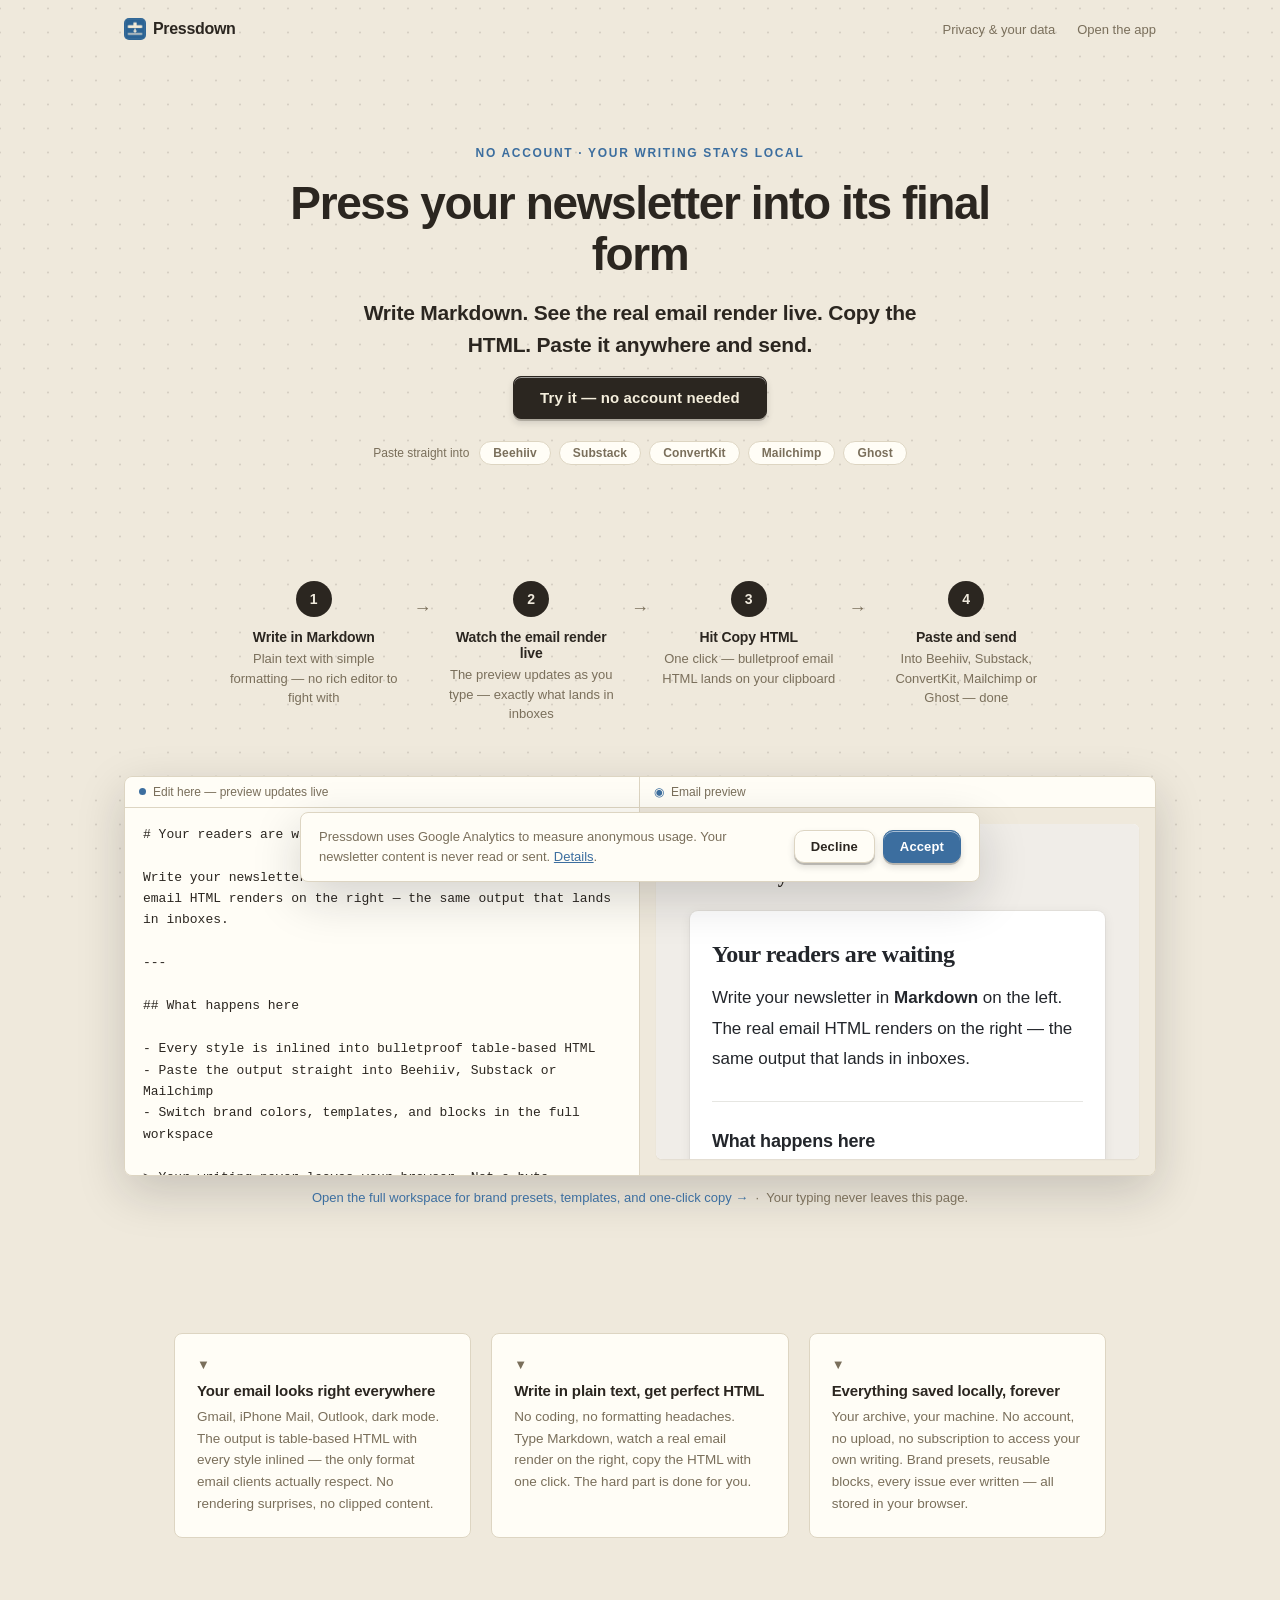
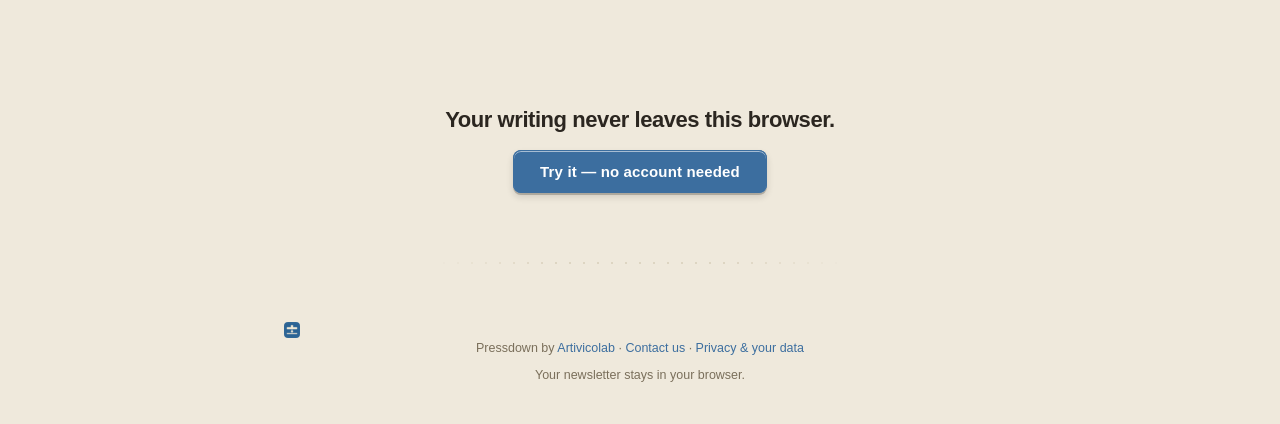
<file: index.html>
<!doctype html>
<html lang="en">
<head>
<meta charset="utf-8">
<meta name="viewport" content="width=device-width,initial-scale=1">
<title>Pressdown — press your newsletter into its final form</title>
<meta name="description" content="A no-account newsletter workspace. Write Markdown, see a pixel-accurate email preview, copy bulletproof HTML into any platform. Your newsletter content stays in your browser — never uploaded.">

<!-- SEO / social -->
<link rel="canonical" href="https://pressdown.artivicolab.com/">
<meta name="robots" content="index,follow">
<meta name="theme-color" content="#efe9dc">
<meta name="author" content="Pressdown">
<meta name="keywords" content="newsletter, markdown, email, substack, beehiiv, convertkit, mailchimp, ghost, email html, newsletter editor">
<link rel="icon" type="image/png" sizes="32x32" href="favicon-32x32.png">
<link rel="icon" type="image/png" sizes="96x96" href="favicon-96x96.png">
<link rel="icon" type="image/png" sizes="16x16" href="favicon-16x16.png">
<link rel="shortcut icon" href="favicon.ico">
<link rel="apple-touch-icon" sizes="180x180" href="apple-icon-180x180.png">
<link rel="apple-touch-icon" sizes="152x152" href="apple-icon-152x152.png">
<link rel="apple-touch-icon" sizes="120x120" href="apple-icon-120x120.png">
<link rel="apple-touch-icon" sizes="76x76" href="apple-icon-76x76.png">
<link rel="manifest" href="manifest.json">
<meta name="msapplication-TileColor" content="#3C6E9F">
<meta name="msapplication-TileImage" content="ms-icon-144x144.png">
<meta name="msapplication-config" content="browserconfig.xml">

<meta property="og:type" content="website">
<meta property="og:site_name" content="Pressdown">
<meta property="og:title" content="Pressdown — press your newsletter into its final form">
<meta property="og:description" content="Write Markdown, see a pixel-accurate email preview, copy bulletproof HTML into any platform. No account — your writing stays in your browser.">
<meta property="og:url" content="https://pressdown.artivicolab.com/">
<meta property="og:image" content="https://pressdown.artivicolab.com/og.png">
<meta property="og:image:width" content="1731">
<meta property="og:image:height" content="909">
<meta property="og:image:alt" content="Pressdown — press your newsletter into its final form">
<meta name="twitter:card" content="summary_large_image">
<meta name="twitter:title" content="Pressdown — press your newsletter into its final form">
<meta name="twitter:description" content="Write Markdown, see a pixel-accurate email preview, copy bulletproof HTML. No account — your writing stays in your browser.">
<meta name="twitter:image" content="https://pressdown.artivicolab.com/og.png">

<script type="application/ld+json">
{
  "@context": "https://schema.org",
  "@type": "WebApplication",
  "name": "Pressdown",
  "url": "https://pressdown.artivicolab.com/",
  "applicationCategory": "BusinessApplication",
  "operatingSystem": "Any (web browser)",
  "description": "A no-account newsletter workspace. Write Markdown, see a pixel-accurate email preview, and copy bulletproof HTML into Substack, Beehiiv, ConvertKit, Mailchimp or Ghost. Content stays in the browser and is never uploaded.",
  "offers": { "@type": "Offer", "price": "0", "priceCurrency": "USD" },
  "browserRequirements": "Requires JavaScript."
}
</script>

<link rel="stylesheet" href="css/style.css">
<script>
  // Pre-paint theme (light/dark app chrome) to avoid a flash.
  try {
    var d = localStorage.getItem('pressdown_chrome');
    if (d) document.documentElement.setAttribute('data-chrome', d);
  } catch (e) {}
</script>
<script src="js/analytics.js"></script>
</head>
<body class="landing">

<canvas id="stars" class="stars" aria-hidden="true"></canvas>

<nav class="land-nav">
  <a class="logo" href="index.html" aria-label="Pressdown home">
    <img class="logo-img" src="favicon-96x96.png" alt="" width="22" height="22"> Pressdown
  </a>
  <div class="nav-links">
    <a href="privacy.html">Privacy &amp; your data</a>
    <a href="app.html">Open the app</a>
  </div>
</nav>

<header class="land-hero">
  <p class="land-kicker">No account · your writing stays local</p>
  <h1>Press your newsletter into its final form</h1>
  <p class="land-lead">Write Markdown. See the real email render live.
  Copy the HTML. Paste it anywhere and send.</p>
  <div class="land-cta">
    <a class="btn btn-primary btn-lg" href="app.html">Try it — no account needed</a>
  </div>
  <div class="platform-strip">
    <span class="platform-label">Paste straight into</span>
    <span class="platform-pill">Beehiiv</span>
    <span class="platform-pill">Substack</span>
    <span class="platform-pill">ConvertKit</span>
    <span class="platform-pill">Mailchimp</span>
    <span class="platform-pill">Ghost</span>
  </div>
</header>

<section class="land-steps">
  <div class="step">
    <div class="step-num">1</div>
    <div class="step-body">
      <strong>Write in Markdown</strong>
      <span>Plain text with simple formatting — no rich editor to fight with</span>
    </div>
  </div>
  <div class="step-arrow">→</div>
  <div class="step">
    <div class="step-num">2</div>
    <div class="step-body">
      <strong>Watch the email render live</strong>
      <span>The preview updates as you type — exactly what lands in inboxes</span>
    </div>
  </div>
  <div class="step-arrow">→</div>
  <div class="step">
    <div class="step-num">3</div>
    <div class="step-body">
      <strong>Hit Copy HTML</strong>
      <span>One click — bulletproof email HTML lands on your clipboard</span>
    </div>
  </div>
  <div class="step-arrow">→</div>
  <div class="step">
    <div class="step-num">4</div>
    <div class="step-body">
      <strong>Paste and send</strong>
      <span>Into Beehiiv, Substack, ConvertKit, Mailchimp or Ghost — done</span>
    </div>
  </div>
</section>

<section class="land-demo">
  <div class="demo-wrap">
    <div class="demo-ed">
      <div class="demo-bar"><span class="dot"></span> Edit here — preview updates live</div>
      <textarea id="demoMd" class="demo-textarea" spellcheck="false" aria-label="Type Markdown here"></textarea>
    </div>
    <div class="demo-pv">
      <div class="demo-bar"><span class="eye">◉</span> Email preview</div>
      <div class="demo-stage">
        <iframe id="demoFrame" title="Email preview" sandbox="allow-same-origin"></iframe>
      </div>
    </div>
  </div>
  <p class="demo-note"><a href="app.html">Open the full workspace for brand presets, templates, and one-click copy →</a> &nbsp;·&nbsp; Your typing never leaves this page.</p>
</section>

<section class="land-features">
  <div class="feat">
    <span class="feat-mark">▼</span>
    <h3>Your email looks right everywhere</h3>
    <p>Gmail, iPhone Mail, Outlook, dark mode. The output is table-based HTML
    with every style inlined — the only format email clients actually respect.
    No rendering surprises, no clipped content.</p>
  </div>
  <div class="feat">
    <span class="feat-mark">▼</span>
    <h3>Write in plain text, get perfect HTML</h3>
    <p>No coding, no formatting headaches. Type Markdown, watch a real email
    render on the right, copy the HTML with one click. The hard part is done
    for you.</p>
  </div>
  <div class="feat">
    <span class="feat-mark">▼</span>
    <h3>Everything saved locally, forever</h3>
    <p>Your archive, your machine. No account, no upload, no subscription to
    access your own writing. Brand presets, reusable blocks, every issue
    ever written — all stored in your browser.</p>
  </div>
</section>

<section class="land-close">
  <p class="land-close-line">Your writing never leaves this browser.</p>
  <a class="btn btn-primary btn-lg" href="app.html">Try it — no account needed</a>
</section>

<footer class="land-foot">
  <img class="logo-img foot" src="favicon-96x96.png" alt="" width="16" height="16"> Pressdown by
  <a href="https://artivicolab.com" target="_blank" rel="noopener">Artivicolab</a>
  · <a id="contact" href="#">Contact us</a>
  · <a href="privacy.html">Privacy &amp; your data</a>
  <div style="margin-top:6px">Your newsletter stays in your browser.</div>
</footer>

<script>
  // Contact address assembled at runtime so it is never in static HTML
  // (anti-scrape). Generic link text only — see the email-protection rule.
  (function () {
    var a = document.getElementById('contact');
    if (a) a.href = 'mailto:' + ['artivicolab', 'gmail.com'].join('@');
  })();
</script>
<script src="js/landing.js" defer></script>
<script src="js/vendor/marked.min.js"></script>
<script type="module">
import { compile } from './js/compiler.js';

const DEMO_BRAND = {
  name: 'The Weekly', logo: '', accent: '#3C6E9F', ink: '#2b2620', font: 'sans',
  footerLinks: [{ label: 'Unsubscribe', url: '#' }],
  unsubUrl: '#', address: '', preheader: '', sponsor: '',
};

const DEMO_MD = `# Your readers are waiting

Write your newsletter in **Markdown** on the left. The real email HTML renders on the right — the same output that lands in inboxes.

---

## What happens here

- Every style is inlined into bulletproof table-based HTML
- Paste the output straight into Beehiiv, Substack or Mailchimp
- Switch brand colors, templates, and blocks in the full workspace

> Your writing never leaves your browser. Not a byte.

[Open the full workspace →](app.html)
`;

const debounce = (fn, ms) => { let t; return (...a) => { clearTimeout(t); t = setTimeout(() => fn(...a), ms); }; };

const ta = document.getElementById('demoMd');
const frame = document.getElementById('demoFrame');

if (ta && frame) {
  ta.value = DEMO_MD;
  function render() {
    try {
      const out = compile(ta.value, DEMO_BRAND, 'single');
      const doc = frame.contentDocument;
      doc.open(); doc.write(out.html); doc.close();
    } catch {}
  }
  render();
  ta.addEventListener('input', debounce(render, 150));
}
</script>

</body>
</html>
</file>
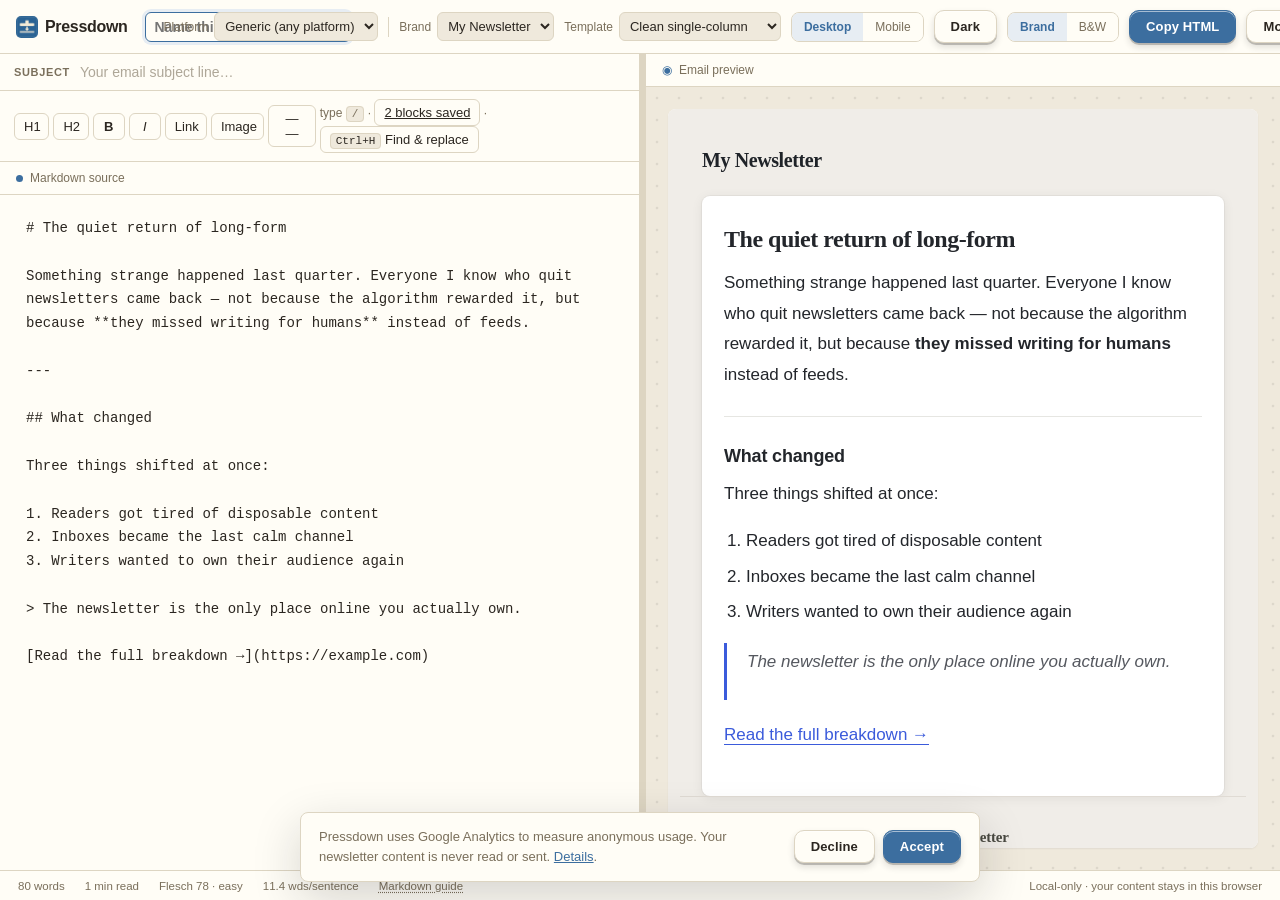
<file: app.html>
<!doctype html>
<html lang="en">
<head>
<meta charset="utf-8">
<meta name="viewport" content="width=device-width,initial-scale=1">
<title>Pressdown — press your newsletter into its final form</title>
<meta name="description" content="Write your newsletter in Markdown, see a pixel-accurate email preview, copy bulletproof HTML into any platform. No account — your newsletter content stays in your browser.">

<!-- SEO / social -->
<link rel="canonical" href="https://pressdown.artivicolab.com/app.html">
<meta name="robots" content="index,follow">
<meta name="theme-color" content="#efe9dc">
<link rel="icon" type="image/png" sizes="32x32" href="favicon-32x32.png">
<link rel="icon" type="image/png" sizes="96x96" href="favicon-96x96.png">
<link rel="icon" type="image/png" sizes="16x16" href="favicon-16x16.png">
<link rel="shortcut icon" href="favicon.ico">
<link rel="apple-touch-icon" sizes="180x180" href="apple-icon-180x180.png">
<link rel="apple-touch-icon" sizes="152x152" href="apple-icon-152x152.png">
<link rel="apple-touch-icon" sizes="120x120" href="apple-icon-120x120.png">
<link rel="apple-touch-icon" sizes="76x76" href="apple-icon-76x76.png">
<link rel="manifest" href="manifest.json">
<meta name="msapplication-TileColor" content="#3C6E9F">
<meta name="msapplication-TileImage" content="ms-icon-144x144.png">
<meta name="msapplication-config" content="browserconfig.xml">

<meta property="og:type" content="website">
<meta property="og:site_name" content="Pressdown">
<meta property="og:title" content="Pressdown — the newsletter workspace">
<meta property="og:description" content="Write Markdown, see a pixel-accurate email preview, copy bulletproof HTML into any platform. No account — your writing stays in your browser.">
<meta property="og:url" content="https://pressdown.artivicolab.com/app.html">
<meta property="og:image" content="https://pressdown.artivicolab.com/og.png">
<meta property="og:image:width" content="1731">
<meta property="og:image:height" content="909">
<meta property="og:image:alt" content="Pressdown — press your newsletter into its final form">
<meta name="twitter:card" content="summary_large_image">
<meta name="twitter:title" content="Pressdown — the newsletter workspace">
<meta name="twitter:description" content="Write Markdown, see a pixel-accurate email preview, copy bulletproof HTML. No account — your writing stays in your browser.">
<meta name="twitter:image" content="https://pressdown.artivicolab.com/og.png">

<link rel="stylesheet" href="css/style.css">
<script>
  // Pre-paint theme (light/dark app chrome) to avoid a flash.
  try {
    var d = localStorage.getItem('pressdown_chrome');
    if (d) document.documentElement.setAttribute('data-chrome', d);
  } catch (e) {}
</script>
<script src="js/analytics.js"></script>
</head>
<body>

<noscript>
  <div style="max-width:520px;margin:18vh auto;padding:0 24px;text-align:center;font-family:-apple-system,BlinkMacSystemFont,'Segoe UI',Roboto,Helvetica,Arial,sans-serif">
    <div style="color:#3C6E9F;font-size:30px">▼</div>
    <h1 style="font-size:22px;letter-spacing:-.02em;margin:14px 0 8px">Pressdown needs JavaScript</h1>
    <p style="color:#6b7280;line-height:1.6;margin:0">The workspace runs entirely
    in your browser — the editor, the email compiler and local storage are all
    JavaScript. Enable it for this page to start writing. Nothing is sent to a
    server either way.</p>
  </div>
  <style>.topbar,.workspace,.statusbar,.panel-wrap,#toast{display:none!important}</style>
</noscript>

<header class="topbar">
  <a class="logo" href="index.html" aria-label="Pressdown home">
    <img class="logo-img" src="favicon-96x96.png" alt="" width="22" height="22"> Pressdown
  </a>

  <div class="issue-id">
    <input id="issueName" class="issue-name" type="text" placeholder="Name this issue…" autocomplete="off" spellcheck="false">
    <span id="issueNo" class="issue-no"></span>
  </div>

  <div class="topbar-controls">
    <label class="sel">
      <span>Platform</span>
      <select id="platformSel"></select>
    </label>
    <span class="topbar-sep" aria-hidden="true"></span>
    <label class="sel">
      <span>Brand</span>
      <select id="brandSel"></select>
    </label>
    <label class="sel">
      <span>Template</span>
      <select id="tplSel"></select>
    </label>

    <div class="seg" role="group" aria-label="Preview width">
      <button id="devDesktop" class="seg-btn on" type="button" title="Desktop preview">Desktop</button>
      <button id="devMobile" class="seg-btn" type="button" title="375px mobile preview">Mobile</button>
    </div>
    <button id="darkBtn" class="btn btn-ghost" type="button" title="Simulate dark-mode rendering">Dark</button>

    <div class="seg" role="group" aria-label="App theme">
      <button id="themeBrand" class="seg-btn on" type="button" title="Brand color theme">Brand</button>
      <button id="themeBw" class="seg-btn" type="button" title="Black &amp; white theme">B&amp;W</button>
    </div>

    <button id="copyHtml" class="btn btn-primary" type="button">Copy HTML</button>
    <span id="collabStatus" class="collab-status" hidden></span>

    <div class="menu">
      <button id="menuBtn" class="btn btn-ghost" type="button" aria-haspopup="true">More ▾</button>
      <div id="menuPop" class="menu-pop" hidden>
        <button data-act="brands" type="button">Brand presets…</button>
        <button data-act="blocks" type="button">Reusable blocks…</button>
        <button data-act="archive" type="button">Issue archive…</button>
        <hr>
        <button data-act="collab" type="button" title="Share a live editing session — no server, no account">Invite an editor…</button>
        <button data-act="new" type="button">New issue</button>
        <button data-act="copytext" type="button">Copy plain text</button>
        <button data-act="copymd" type="button">Copy Markdown</button>
        <button data-act="export" type="button">Export issue (.md)</button>
        <hr>
        <a data-act="privacy" href="privacy.html">Privacy &amp; your data</a>
      </div>
    </div>
  </div>
</header>

<div id="platformNote" class="platform-note" hidden></div>
<div id="collabBanner" class="collab-banner" hidden>
  <span id="collabBannerMsg">You've been invited to a live session.</span>
  <button id="collabJoin" class="btn btn-ghost" type="button">Join session</button>
  <button id="collabDismiss" class="icon-btn" type="button" aria-label="Dismiss">✕</button>
</div>

<main class="workspace" id="workspace">
  <section class="pane editor-pane">
    <div class="subject-row">
      <span class="subject-lbl">Subject</span>
      <input id="subjectLine" class="subject-inp" type="text" placeholder="Your email subject line…" autocomplete="off" spellcheck="true">
      <span id="subjectCount" class="subject-count" aria-live="polite"></span>
    </div>
    <div class="toolbar" id="toolbar">
      <button data-md="h1" type="button" title="Heading 1">H1</button>
      <button data-md="h2" type="button" title="Heading 2">H2</button>
      <button data-md="bold" type="button" title="Bold"><b>B</b></button>
      <button data-md="italic" type="button" title="Italic"><i>I</i></button>
      <button data-md="link" type="button" title="Link">Link</button>
      <button data-md="image" type="button" title="Image">Image</button>
      <button data-md="hr" type="button" title="Divider">— —</button>
      <span class="tb-hint"><span id="blockHint"></span> · <button id="fnrBtn" class="tb-fnr-btn" type="button"><kbd>Ctrl+H</kbd> Find &amp; replace</button></span>
    </div>
    <div id="fnr" class="fnr" hidden>
      <div class="fnr-row">
        <input id="fnrFind" class="fnr-input" placeholder="Find…" autocomplete="off" spellcheck="false">
        <button id="fnrPrev" class="btn btn-ghost fnr-nav" type="button" title="Previous (Shift+Enter)">↑</button>
        <button id="fnrNext" class="btn btn-ghost fnr-nav" type="button" title="Next (Enter)">↓</button>
        <span id="fnrCount" class="fnr-count"></span>
        <button id="fnrClose" class="icon-btn" type="button" aria-label="Close find &amp; replace">✕</button>
      </div>
      <div class="fnr-row">
        <input id="fnrReplace" class="fnr-input" placeholder="Replace with…" autocomplete="off" spellcheck="false">
        <button id="fnrRepl" class="btn btn-ghost" type="button">Replace</button>
        <button id="fnrReplAll" class="btn btn-ghost" type="button">Replace all</button>
      </div>
    </div>
    <div class="ed-label"><span class="dot"></span> Markdown source</div>
    <textarea id="md" class="md" spellcheck="true" autocomplete="off"
      placeholder="# Your headline&#10;&#10;Start writing in Markdown. The email preview on the right updates as you type.&#10;&#10;Type / for your saved blocks."></textarea>
    <div id="slashMenu" class="slash-menu" hidden></div>
    <input type="file" id="imgPicker" accept="image/*" style="display:none" aria-hidden="true">
  </section>

  <div class="splitter" id="splitter" title="Drag to resize"></div>

  <section class="pane preview-pane" id="previewPane">
    <div class="pv-label">
      <span class="eye">◉</span> Email preview
      <span id="clipWarn" class="clip-warn" hidden>⚠ Over 102KB — Gmail will clip this</span>
    </div>
    <div class="pv-stage" id="pvStage">
      <iframe id="preview" title="Email preview" sandbox="allow-same-origin"></iframe>
    </div>
  </section>
</main>

<footer class="statusbar">
  <span id="stWords">0 words</span>
  <span id="stRead">0 min read</span>
  <span id="stFlesch">Flesch —</span>
  <span id="stSentence">— wds/sentence</span>
  <button id="cheatBtn" class="st-cheat" type="button">Markdown guide</button>
  <span class="st-spacer"></span>
  <span id="stSaved" class="st-saved">Local-only · your content stays in this browser</span>
</footer>

<!-- Slide-over panel (brands / blocks / archive) -->
<div id="panelWrap" class="panel-wrap" hidden>
  <div class="panel-scrim" id="panelScrim"></div>
  <aside class="panel" id="panel" role="dialog" aria-modal="true">
    <header class="panel-head">
      <h2 id="panelTitle">Panel</h2>
      <button id="panelClose" class="icon-btn" type="button" aria-label="Close">✕</button>
    </header>
    <div class="panel-body" id="panelBody"></div>
  </aside>
</div>

<div id="cheatSheet" class="cheat-sheet" hidden>
  <div class="cheat-head">
    <span>Markdown cheatsheet</span>
    <button id="cheatClose" class="icon-btn" type="button" aria-label="Close">✕</button>
  </div>
  <div class="cheat-grid">
    <div class="cheat-row"><span class="cheat-syn"># Heading 1</span><span class="cheat-desc">Large heading</span></div>
    <div class="cheat-row"><span class="cheat-syn">## Heading 2</span><span class="cheat-desc">Section heading</span></div>
    <div class="cheat-row"><span class="cheat-syn">### Heading 3</span><span class="cheat-desc">Subheading</span></div>
    <div class="cheat-row"><span class="cheat-syn">**bold**</span><span class="cheat-desc">Bold text</span></div>
    <div class="cheat-row"><span class="cheat-syn">_italic_</span><span class="cheat-desc">Italic text</span></div>
    <div class="cheat-row"><span class="cheat-syn">**_bold italic_**</span><span class="cheat-desc">Bold and italic</span></div>
    <div class="cheat-row"><span class="cheat-syn">~~strikethrough~~</span><span class="cheat-desc">Strikethrough</span></div>
    <div class="cheat-row"><span class="cheat-syn">[text](url)</span><span class="cheat-desc">Hyperlink</span></div>
    <div class="cheat-row"><span class="cheat-syn">![alt](url)</span><span class="cheat-desc">Image (host it first)</span></div>
    <div class="cheat-row"><span class="cheat-syn">&gt; text</span><span class="cheat-desc">Blockquote</span></div>
    <div class="cheat-row"><span class="cheat-syn">- item</span><span class="cheat-desc">Bullet list</span></div>
    <div class="cheat-row"><span class="cheat-syn">1. item</span><span class="cheat-desc">Numbered list</span></div>
    <div class="cheat-row"><span class="cheat-syn">&nbsp;&nbsp;- nested</span><span class="cheat-desc">Nested list (2 spaces)</span></div>
    <div class="cheat-row"><span class="cheat-syn">---</span><span class="cheat-desc">Horizontal divider</span></div>
    <div class="cheat-row"><span class="cheat-syn">`code`</span><span class="cheat-desc">Inline monospace</span></div>
    <div class="cheat-row"><span class="cheat-syn">```code```</span><span class="cheat-desc">Code block</span></div>
    <div class="cheat-row"><span class="cheat-syn">| A | B |</span><span class="cheat-desc">Table row</span></div>
    <div class="cheat-row"><span class="cheat-syn">|---|---|</span><span class="cheat-desc">Table separator</span></div>
    <div class="cheat-row"><span class="cheat-syn">(blank line)</span><span class="cheat-desc">New paragraph</span></div>
    <div class="cheat-row"><span class="cheat-syn">two spaces + ↵</span><span class="cheat-desc">Hard line break</span></div>
    <div class="cheat-row"><span class="cheat-syn">\* \_ \[ \`</span><span class="cheat-desc">Escape special chars</span></div>
    <div class="cheat-row"><span class="cheat-syn">&gt; [!NOTE]</span><span class="cheat-desc">Callout box (NOTE · TIP · IMPORTANT · WARNING · CAUTION)</span></div>
    <div class="cheat-row"><span class="cheat-syn">[^1] · [^1]: text</span><span class="cheat-desc">Footnote ref · definition</span></div>
    <div class="cheat-row"><span class="cheat-syn">&lt;sub&gt; · &lt;sup&gt;</span><span class="cheat-desc">Subscript · superscript</span></div>
    <div class="cheat-row"><span class="cheat-syn">Type / · Ctrl+H</span><span class="cheat-desc">Blocks · find &amp; replace</span></div>
  </div>
</div>

<div id="toast" class="toast" hidden></div>

<div id="confirmOverlay" class="confirm-overlay" hidden>
  <div class="confirm-box" role="alertdialog" aria-modal="true" aria-describedby="confirmMsg">
    <p id="confirmMsg" class="confirm-msg"></p>
    <div class="confirm-actions">
      <button id="confirmCancel" class="btn btn-ghost" type="button">Cancel</button>
      <button id="confirmOk" class="btn btn-primary" type="button">Continue</button>
    </div>
  </div>
</div>

<script src="js/vendor/marked.min.js"></script>
<script type="module" src="js/app.js"></script>
</body>
</html>
</file>
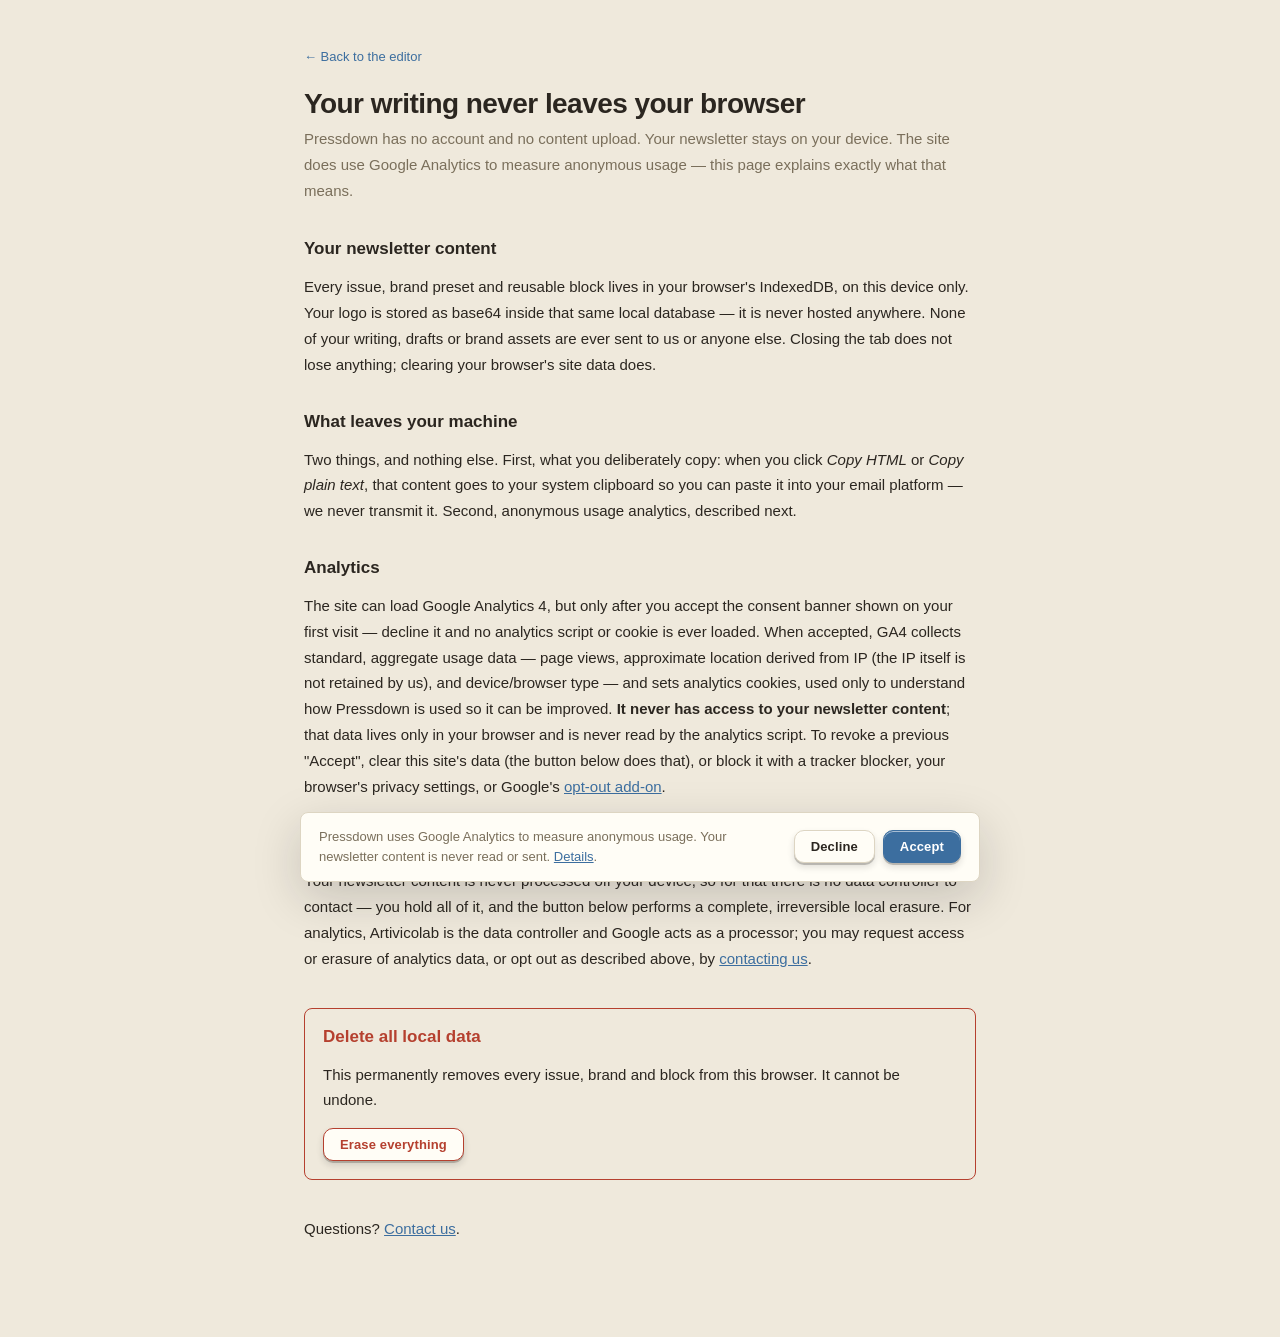
<file: privacy.html>
<!doctype html>
<html lang="en">
<head>
<meta charset="utf-8">
<meta name="viewport" content="width=device-width,initial-scale=1">
<title>Privacy &amp; your data — Pressdown</title>
<meta name="description" content="How Pressdown handles your data: newsletter content lives only in your browser's IndexedDB and is never uploaded. Plain-English data policy and a one-click local wipe.">

<!-- SEO / social -->
<link rel="canonical" href="https://pressdown.artivicolab.com/privacy.html">
<meta name="robots" content="index,follow">
<meta name="theme-color" content="#efe9dc">
<link rel="icon" type="image/png" sizes="32x32" href="favicon-32x32.png">
<link rel="icon" type="image/png" sizes="96x96" href="favicon-96x96.png">
<link rel="icon" type="image/png" sizes="16x16" href="favicon-16x16.png">
<link rel="shortcut icon" href="favicon.ico">
<link rel="apple-touch-icon" sizes="180x180" href="apple-icon-180x180.png">
<link rel="manifest" href="manifest.json">
<meta name="msapplication-TileColor" content="#3C6E9F">
<meta name="msapplication-config" content="browserconfig.xml">

<meta property="og:type" content="website">
<meta property="og:site_name" content="Pressdown">
<meta property="og:title" content="Privacy &amp; your data — Pressdown">
<meta property="og:description" content="Newsletter content lives only in your browser and is never uploaded. Plain-English data policy.">
<meta property="og:url" content="https://pressdown.artivicolab.com/privacy.html">
<meta property="og:image" content="https://pressdown.artivicolab.com/og.png">
<meta property="og:image:width" content="1731">
<meta property="og:image:height" content="909">
<meta property="og:image:alt" content="Pressdown — press your newsletter into its final form">
<meta name="twitter:card" content="summary_large_image">
<meta name="twitter:title" content="Privacy &amp; your data — Pressdown">
<meta name="twitter:description" content="Newsletter content lives only in your browser and is never uploaded.">
<meta name="twitter:image" content="https://pressdown.artivicolab.com/og.png">

<link rel="stylesheet" href="css/style.css">
<script>try{var d=localStorage.getItem('pressdown_chrome');if(d)document.documentElement.setAttribute('data-chrome',d);}catch(e){}</script>
<script src="js/analytics.js"></script>
<style>
  body{overflow:auto;display:block}
  .doc{max-width:720px;margin:0 auto;padding:48px 24px 80px}
  .doc h1{font-size:28px;letter-spacing:-.02em;margin:0 0 6px}
  .doc .lede{color:var(--muted);font-size:15px;margin:0 0 36px}
  .doc h2{font-size:17px;margin:34px 0 8px}
  .doc p,.doc li{color:var(--ink);font-size:15px;line-height:1.72}
  .doc a{color:var(--accent)}
  .back{display:inline-block;margin-bottom:24px;color:var(--accent);text-decoration:none;font-size:13px}
  .danger-zone{border:1px solid var(--danger);border-radius:var(--radius);padding:18px;margin-top:36px}
  .danger-zone h2{margin-top:0;color:var(--danger)}
</style>
</head>
<body>
<div class="doc">
  <a class="back" href="app.html">← Back to the editor</a>
  <h1>Your writing never leaves your browser</h1>
  <p class="lede">Pressdown has no account and no content upload. Your
  newsletter stays on your device. The site does use Google Analytics to
  measure anonymous usage — this page explains exactly what that means.</p>

  <h2>Your newsletter content</h2>
  <p>Every issue, brand preset and reusable block lives in your browser's
  IndexedDB, on this device only. Your logo is stored as base64 inside that
  same local database — it is never hosted anywhere. None of your writing,
  drafts or brand assets are ever sent to us or anyone else. Closing the tab
  does not lose anything; clearing your browser's site data does.</p>

  <h2>What leaves your machine</h2>
  <p>Two things, and nothing else. First, what you deliberately copy: when you
  click <em>Copy HTML</em> or <em>Copy plain text</em>, that content goes to
  your system clipboard so you can paste it into your email platform — we never
  transmit it. Second, anonymous usage analytics, described next.</p>

  <h2>Analytics</h2>
  <p>The site can load Google Analytics 4, but only after you accept the
  consent banner shown on your first visit — decline it and no analytics
  script or cookie is ever loaded. When accepted, GA4 collects standard,
  aggregate usage data — page views, approximate location derived from IP (the
  IP itself is not retained by us), and device/browser type — and sets
  analytics cookies, used only to understand how Pressdown is used so it can
  be improved. <strong>It never has access to your newsletter content</strong>;
  that data lives only in your browser and is never read by the analytics
  script. To revoke a previous "Accept", clear this site's data (the button
  below does that), or block it with a tracker blocker, your browser's privacy
  settings, or Google's
  <a href="https://tools.google.com/dlpage/gaoptout" target="_blank" rel="noopener">opt-out add-on</a>.</p>

  <h2>GDPR / CCPA</h2>
  <p>Your newsletter content is never processed off your device, so for that
  there is no data controller to contact — you hold all of it, and the button
  below performs a complete, irreversible local erasure. For analytics,
  Artivicolab is the data controller and Google acts as a processor; you may
  request access or erasure of analytics data, or opt out as described above,
  by <a id="contact2" href="#">contacting us</a>.</p>

  <div class="danger-zone">
    <h2>Delete all local data</h2>
    <p>This permanently removes every issue, brand and block from this
    browser. It cannot be undone.</p>
    <button id="wipe" class="btn" type="button" style="border-color:var(--danger);color:var(--danger)">Erase everything</button>
  </div>

  <p style="margin-top:36px">Questions? <a id="contact" href="#">Contact us</a>.</p>
</div>

<script type="module">
  import { wipeEverything } from './js/storage.js';
  document.getElementById('wipe').addEventListener('click', async () => {
    if (!confirm('Permanently erase all Pressdown data on this device?')) return;
    await wipeEverything();
    try { localStorage.removeItem('pressdown_chrome'); localStorage.removeItem('pressdown_consent'); } catch (e) {}
    alert('Done. Everything stored locally has been erased.');
  });
  // Email assembled at runtime, never rendered as text (anti-scrape).
  var mail = 'mailto:' + ['artivicolab', 'gmail.com'].join('@');
  document.getElementById('contact').href = mail;
  var c2 = document.getElementById('contact2');
  if (c2) c2.href = mail;
</script>
</body>
</html>
</file>
<file: css/style.css>
/* Pressdown — app chrome. The email itself is styled inline by the compiler;
   this file only styles the workspace around it. Token-driven: the brand
   theme is the default (:root); [data-chrome="bw"] is the black-and-white
   alternate. Components reference vars only — never hardcode a color. */

:root{
  --bg:#efe9dc;              /* warm linen "paper" — writer-native ground */
  --panel:#fffdf6;
  --ink:#2b2620;             /* warm near-black */
  --muted:#7a6f5b;           /* warm muted brown */
  --line:#ddd5c2;
  --accent:#3C6E9F;          /* ocean blue — now an accent, not the ground */
  --accent-soft:#e7edf3;
  --danger:#b5402f;
  --key-edge:rgba(43,38,32,.24);   /* typewriter keycap side wall */
  /* Illustration palette (accents) */
  --night:#3C6E9F;           /* sky blue */
  --pink:#EF9BA3;            /* umbrella / cloud coral */
  --green:#3FA15B;           /* hills / trousers */
  --cream:#F4EEDC;           /* stars / paper highlight */
  /* Riso patterns, token-driven so they flip with the theme */
  --speckle:radial-gradient(rgba(244,238,220,.55) 1px, transparent 1.7px);
  --speckle-ink:radial-gradient(rgba(43,38,32,.09) 1px, transparent 1.7px);
  --dash:repeating-linear-gradient(135deg, rgba(20,20,30,.045) 0 2px, transparent 2px 7px);
  --shadow:0 1px 2px rgba(20,20,30,.06);
  --shadow-lg:0 16px 48px rgba(20,20,30,.18);
  --radius:8px;
  --sans:-apple-system,BlinkMacSystemFont,"Segoe UI",Roboto,Helvetica,Arial,sans-serif;
  --mono:"SF Mono",SFMono-Regular,ui-monospace,Menlo,Consolas,monospace;
  --topbar:54px;
  --statusbar:30px;
}
/* Black-and-white alternate theme — same patterns, monochrome ink. */
html[data-chrome="bw"]{
  --bg:#f4f4f4;
  --panel:#ffffff;
  --ink:#161616;
  --muted:#6e6e6e;
  --line:#dadada;
  --accent:#1c1c1c;
  --accent-soft:#ededed;
  --danger:#5a5a5a;
  --key-edge:rgba(0,0,0,.26);
  --night:#2a2a2a;
  --pink:#9a9a9a;
  --green:#7a7a7a;
  --cream:#f0f0f0;
  --speckle:radial-gradient(rgba(255,255,255,.5) 1px, transparent 1.7px);
  --speckle-ink:radial-gradient(rgba(0,0,0,.05) 1px, transparent 1.7px);
  --dash:repeating-linear-gradient(135deg, rgba(0,0,0,.045) 0 2px, transparent 2px 7px);
  --shadow:0 1px 2px rgba(0,0,0,.07);
}
/* Scrollbars follow the theme — Firefox (WebKit handled below via tokens). */
html{scrollbar-color:var(--line) var(--panel);scrollbar-width:thin}

*{box-sizing:border-box}
/* The UA [hidden] rule has the same specificity as our .panel-wrap/.menu-pop
   class rules, which set display:flex — so author order would otherwise keep
   them visible. Force the attribute to win. */
[hidden]{display:none!important}
html,body{height:100%}
body{
  margin:0;font-family:var(--sans);color:var(--ink);background:var(--bg);
  display:flex;flex-direction:column;overflow:hidden;
  font-size:14px;-webkit-font-smoothing:antialiased;
}

/* ---- Topbar ---- */
.topbar{
  height:var(--topbar);flex:0 0 auto;display:flex;align-items:center;gap:18px;
  padding:0 16px;background:var(--panel);border-bottom:1px solid var(--line);
}
.logo{
  display:flex;align-items:center;gap:7px;font-weight:700;font-size:16px;
  color:var(--ink);text-decoration:none;letter-spacing:-.02em;white-space:nowrap;
}
.logo-img{width:22px;height:22px;display:block;border-radius:5px;flex-shrink:0}
.logo-img.foot{width:16px;height:16px;border-radius:4px;margin-right:2px}
.issue-id{display:flex;align-items:center;gap:8px;flex:1;min-width:0}
.issue-name{
  flex:0 1 280px;background:transparent;border:1px solid var(--line);
  color:var(--ink);font:inherit;font-weight:600;padding:6px 8px;border-radius:6px;
}
.issue-name:hover{border-color:var(--line)}
.issue-name:focus{outline:none;border-color:var(--accent);background:var(--bg)}
.issue-name.needs-name{border-color:var(--accent);box-shadow:0 0 0 3px var(--accent-soft)}
.issue-no{color:var(--muted);font-size:12px;font-variant-numeric:tabular-nums}
.topbar-controls{display:flex;align-items:center;gap:10px}
.topbar-sep{width:1px;height:20px;background:var(--line);flex-shrink:0}
.sel{display:flex;align-items:center;gap:6px;color:var(--muted);font-size:12px}
.sel select{
  font:inherit;font-size:13px;color:var(--ink);background:var(--bg);
  border:1px solid var(--line);border-radius:6px;padding:5px 6px;max-width:170px;
}

/* ---- Buttons ---- */
/* Typewriter keycap: raised cap with a top gloss and a depth wall; presses
   straight down on :active. Shared by landing + app for one feel. */
.btn{
  font:inherit;font-size:13px;font-weight:600;letter-spacing:.01em;
  border:1px solid var(--line);background:var(--panel);color:var(--ink);
  padding:8px 16px;border-radius:10px;cursor:pointer;white-space:nowrap;
  text-decoration:none;
  box-shadow:inset 0 1px 0 rgba(255,255,255,.55),
             0 2px 0 var(--key-edge),
             0 4px 7px rgba(20,20,30,.14);
  transition:transform .06s ease, box-shadow .12s ease,
             background .12s, border-color .12s, filter .12s;
}
.btn:hover{
  border-color:var(--accent);transform:translateY(-1px);
  box-shadow:inset 0 1px 0 rgba(255,255,255,.55),
             0 3px 0 var(--key-edge),
             0 7px 12px rgba(20,20,30,.18);
}
.btn:active{
  transform:translateY(2px);
  box-shadow:inset 0 2px 4px rgba(20,20,30,.22),
             0 1px 1px rgba(20,20,30,.16);
}
.btn-primary{background:var(--accent);border-color:var(--accent);color:#fff}
.btn-primary:hover{filter:brightness(1.06)}
.btn-ghost{background:var(--panel)}
/* Link-style action — not a keycap. */
.btn-tertiary{
  border:none;background:none;color:var(--accent);padding:5px 7px;
  font-weight:inherit;letter-spacing:normal;box-shadow:none;
}
.btn-tertiary:hover,.btn-tertiary:active{transform:none;box-shadow:none}
.btn-tertiary.danger{color:var(--danger)}
.btn.wide{width:100%;margin-top:10px}
.icon-btn{
  border:none;background:none;color:var(--muted);font-size:14px;cursor:pointer;
  padding:4px 7px;border-radius:6px;
}
.icon-btn:hover{background:var(--bg);color:var(--ink)}
.linklike{border:none;background:none;color:var(--accent);cursor:pointer;font:inherit;padding:0;text-decoration:underline}

/* ---- Segmented + menu ---- */
.seg{display:flex;border:1px solid var(--line);border-radius:var(--radius);overflow:hidden}
.seg-btn{
  font:inherit;font-size:12px;border:none;background:var(--panel);color:var(--muted);
  padding:7px 12px;cursor:pointer;
}
.seg-btn.on{background:var(--accent-soft);color:var(--accent);font-weight:600}
.menu{position:relative}
.menu-pop{
  position:absolute;right:0;top:calc(100% + 6px);background:var(--panel);
  border:1px solid var(--line);border-radius:var(--radius);box-shadow:var(--shadow-lg);
  min-width:210px;padding:6px;z-index:50;display:flex;flex-direction:column;
}
.menu-pop button,.menu-pop a{
  text-align:left;font:inherit;font-size:13px;border:none;background:none;
  color:var(--ink);padding:8px 10px;border-radius:6px;cursor:pointer;text-decoration:none;display:block;
}
.menu-pop button:hover,.menu-pop a:hover{background:var(--bg)}
.menu-pop hr{border:none;border-top:1px solid var(--line);margin:5px 4px}

/* ---- Workspace split ---- */
.workspace{flex:1 1 auto;display:grid;grid-template-columns:50% 6px 1fr;min-height:0}
.pane{display:flex;flex-direction:column;min-width:0;min-height:0}
.editor-pane{background:var(--panel);border-right:1px solid var(--line);position:relative}
.splitter{background:var(--line);cursor:col-resize}
.splitter:hover{background:var(--accent)}

.subject-row{
  display:flex;align-items:center;gap:10px;padding:0 14px;border-bottom:1px solid var(--line);
  background:var(--panel);
}
.subject-lbl{
  font-size:11px;font-weight:600;letter-spacing:.06em;text-transform:uppercase;
  color:var(--muted);flex-shrink:0;user-select:none;
}
.subject-inp{
  flex:1;border:none;background:transparent;font-size:14px;color:var(--ink);
  font-family:inherit;outline:none;padding:10px 0;min-width:0;
}
.subject-inp::placeholder{color:var(--muted);opacity:.6}
.subject-count{
  font-size:11px;font-weight:600;color:var(--muted);flex-shrink:0;
  min-width:20px;text-align:right;transition:color .15s;
}
.subject-count.warn{color:#d97706}
.subject-count.over{color:var(--danger)}

.toolbar{
  display:flex;align-items:center;gap:4px;padding:8px 14px;border-bottom:1px solid var(--line);
}
.toolbar button{
  font:inherit;font-size:13px;min-width:32px;border:1px solid var(--line);
  background:var(--panel);color:var(--ink);border-radius:6px;padding:5px 9px;cursor:pointer;
}
.toolbar button:hover{border-color:var(--accent);color:var(--accent)}
.tb-hint{margin-left:auto;color:var(--muted);font-size:12px}
.tb-fnr-btn{
  border:none;background:none;font:inherit;font-size:12px;color:var(--muted);
  cursor:pointer;padding:0;
}
.tb-fnr-btn:hover{color:var(--accent)}
.tb-fnr-btn.on{color:var(--accent)}
kbd{
  font-family:var(--mono);font-size:11px;background:var(--bg);border:1px solid var(--line);
  border-radius:4px;padding:1px 5px;
}
.ed-label,.pv-label{
  display:flex;align-items:center;gap:7px;padding:9px 16px;font-size:12px;
  color:var(--muted);border-bottom:1px solid var(--line);
}
.dot{width:7px;height:7px;border-radius:50%;background:var(--accent)}
.eye{color:var(--accent)}
.clip-warn{margin-left:auto;color:var(--danger);font-weight:600}

.md{
  flex:1;border:none;outline:none;resize:none;background:var(--panel);color:var(--ink);
  padding:22px 26px;font-family:var(--mono);font-size:14px;line-height:1.7;
}
.md::placeholder{color:var(--muted);opacity:.7}

/* ---- Preview ---- */
.preview-pane{background:var(--bg)}
.pv-label{background:var(--panel)}
.pv-stage{
  flex:1;overflow:auto;display:flex;justify-content:center;padding:22px;
  background-image:var(--speckle-ink);background-size:22px 22px;
}
.pv-stage iframe{
  width:100%;max-width:680px;height:100%;min-height:100%;border:none;
  background:#fff;border-radius:var(--radius);box-shadow:var(--shadow);
}
.pv-stage.mobile iframe{
  max-width:375px;width:375px;border-radius:22px;
  border:8px solid #222;box-shadow:var(--shadow-lg);
}

/* ---- Status bar ---- */
.statusbar{
  height:var(--statusbar);flex:0 0 auto;display:flex;align-items:center;gap:20px;
  padding:0 18px;background:var(--panel);border-top:1px solid var(--line);
  font-size:11.5px;color:var(--muted);font-variant-numeric:tabular-nums;
}
.st-spacer{flex:1}
.st-saved{transition:color .2s}
.st-saved.on{color:var(--accent);font-weight:600}

/* ---- Slide-over panel ---- */
.panel-wrap{position:fixed;inset:0;z-index:100;display:flex;justify-content:flex-end}
.panel-scrim{position:absolute;inset:0;background:rgba(15,17,22,.42)}
.panel{
  position:relative;width:min(460px,92vw);background:var(--panel);
  display:flex;flex-direction:column;box-shadow:var(--shadow-lg);
  animation:slide .18s ease-out;
}
@keyframes slide{from{transform:translateX(20px);opacity:.6}to{transform:none;opacity:1}}
.panel-head{
  display:flex;align-items:center;justify-content:space-between;
  padding:16px 20px;border-bottom:1px solid var(--line);
}
.panel-head h2{margin:0;font-size:16px}
.panel-body{padding:18px 20px;overflow:auto;flex:1}
.panel-lead{color:var(--muted);font-size:13px;line-height:1.6;margin:0 0 16px}
.muted{color:var(--muted)}

.card-list{display:flex;flex-direction:column;gap:8px}
.row-card{
  display:flex;align-items:center;justify-content:space-between;gap:12px;
  border:1px solid var(--line);border-radius:var(--radius);padding:12px 14px;
}
.row-card strong{display:block;font-size:14px}
.row-subject{display:block;font-size:13px;color:var(--ink);margin-top:3px;font-style:italic;white-space:nowrap;overflow:hidden;text-overflow:ellipsis;max-width:320px}
.row-sub{display:block;color:var(--muted);font-size:12px;margin-top:2px}
.row-actions{display:flex;gap:2px;flex-shrink:0}

/* ---- Forms ---- */
.form{display:flex;flex-direction:column;gap:14px}
.form label{display:flex;flex-direction:column;gap:5px;font-size:13px;color:var(--muted)}
.form input,.form select,.form textarea{
  font:inherit;font-size:14px;color:var(--ink);background:var(--bg);
  border:1px solid var(--line);border-radius:6px;padding:8px 10px;
}
.form input[type=color]{padding:3px;height:38px;width:44px;cursor:pointer}
.color-field{display:flex;align-items:center;gap:8px}
.color-field input[type=color]{flex-shrink:0}
.color-hex{flex:1;font-family:var(--mono);font-size:13px;text-transform:uppercase;letter-spacing:.04em}
.form input[type=file]{padding:6px;font-size:12px}
.form textarea{font-family:var(--mono);font-size:13px;line-height:1.6;resize:vertical}
.form input:focus,.form select:focus,.form textarea:focus{outline:none;border-color:var(--accent)}
.two{display:grid;grid-template-columns:1fr 1fr;gap:12px}
.fl{border:1px solid var(--line);border-radius:var(--radius);padding:12px}
.fl legend{font-size:12px;color:var(--muted);padding:0 6px}
.fl-row{display:grid;grid-template-columns:1fr 1.4fr auto;gap:6px;margin-bottom:6px}
.logo-prev img{max-height:38px;max-width:160px;border:1px solid var(--line);border-radius:4px}
.form-actions{display:flex;gap:8px;margin-top:6px}
.search{
  width:100%;font:inherit;font-size:14px;color:var(--ink);background:var(--bg);
  border:1px solid var(--line);border-radius:6px;padding:9px 12px;margin-bottom:14px;
}
.search:focus{outline:none;border-color:var(--accent)}

/* ---- Slash menu ---- */
.slash-menu{
  position:absolute;left:26px;bottom:54px;z-index:30;min-width:260px;max-height:280px;
  overflow:auto;background:var(--panel);border:1px solid var(--line);
  border-radius:var(--radius);box-shadow:var(--shadow-lg);padding:5px;
}
.slash-item{
  display:flex;flex-direction:column;gap:2px;width:100%;text-align:left;
  border:none;background:none;font:inherit;color:var(--ink);
  padding:8px 10px;border-radius:6px;cursor:pointer;
}
.slash-item.sel,.slash-item:hover{background:var(--accent-soft)}
.slash-top{display:flex;align-items:center;gap:10px}
.slash-cmd{font-family:var(--mono);font-size:12px;color:var(--accent);min-width:64px}
.slash-name{font-size:13px;color:var(--muted)}
.slash-preview{
  font-size:11px;color:var(--muted);opacity:.7;font-family:var(--mono);
  white-space:nowrap;overflow:hidden;text-overflow:ellipsis;max-width:230px;
}
.slash-empty{padding:10px;font-size:13px;color:var(--muted)}

/* ---- Find & Replace ---- */
.fnr{
  padding:10px 14px;border-bottom:1px solid var(--line);background:var(--panel);
  display:flex;flex-direction:column;gap:7px;
}
.fnr-row{display:flex;align-items:center;gap:6px}
.fnr-input{
  flex:1;font:inherit;font-size:13px;color:var(--ink);background:var(--bg);
  border:1px solid var(--line);border-radius:6px;padding:6px 9px;
}
.fnr-input:focus{outline:none;border-color:var(--accent)}
.fnr-nav{padding:6px 10px!important;min-width:0}
.fnr-count{font-size:11px;color:var(--muted);white-space:nowrap;min-width:52px;text-align:center}

/* ---- Image drag-over ---- */
.md.drag-over{outline:2px dashed var(--accent);outline-offset:-2px;background:var(--accent-soft)}

/* ---- Cheatsheet ---- */
.st-cheat{
  border:none;background:none;color:var(--muted);font:inherit;font-size:11.5px;
  cursor:pointer;padding:0;text-decoration:underline;text-decoration-style:dotted;
  text-underline-offset:2px;
}
.st-cheat:hover{color:var(--ink)}
.cheat-sheet{
  position:fixed;left:50%;bottom:calc(var(--statusbar) + 8px);transform:translateX(-50%);
  z-index:150;background:var(--panel);border:1px solid var(--line);
  border-radius:var(--radius);box-shadow:var(--shadow-lg);
  width:min(560px,calc(100vw - 32px));padding:16px 20px;
  animation:slide .16s ease-out;
}
.cheat-head{display:flex;justify-content:space-between;align-items:center;margin-bottom:14px}
.cheat-head span{font-weight:600;font-size:14px}
.cheat-grid{display:grid;grid-template-columns:1fr 1fr;gap:0}
.cheat-row{display:flex;gap:10px;align-items:baseline;padding:5px 6px;border-radius:4px}
.cheat-row:hover{background:var(--bg)}
.cheat-syn{font-family:var(--mono);font-size:12px;color:var(--accent);min-width:140px;flex-shrink:0}
.cheat-desc{font-size:12px;color:var(--muted)}

/* ---- Toast ---- */
.toast{
  position:fixed;left:50%;bottom:46px;transform:translateX(-50%) translateY(8px);
  background:var(--ink);color:var(--bg);font-size:13px;padding:10px 18px;
  border-radius:999px;box-shadow:var(--shadow-lg);opacity:0;z-index:200;
  transition:opacity .18s,transform .18s;pointer-events:none;
}
.toast.show{opacity:1;transform:translateX(-50%)}

/* ---- Confirm dialog ---- */
.confirm-overlay{
  position:fixed;inset:0;background:rgba(20,18,14,.45);z-index:300;
  display:flex;align-items:center;justify-content:center;
  backdrop-filter:blur(2px);
}
.confirm-box{
  background:var(--panel);border:1px solid var(--line);border-radius:var(--radius);
  box-shadow:var(--shadow-lg);padding:28px 28px 22px;max-width:400px;width:calc(100% - 48px);
}
.confirm-msg{
  margin:0 0 22px;font-size:15px;line-height:1.6;color:var(--ink);
}
.confirm-actions{display:flex;justify-content:flex-end;gap:10px}

/* ---- Consent banner ---- */
.consent{
  position:fixed;left:50%;bottom:18px;transform:translateX(-50%);
  z-index:300;width:min(680px,calc(100vw - 32px));
  display:flex;align-items:center;gap:18px;flex-wrap:wrap;
  background:var(--panel);border:1px solid var(--line);
  border-radius:var(--radius);box-shadow:var(--shadow-lg);padding:14px 18px;
}
.consent-text{margin:0;flex:1 1 320px;font-size:13px;line-height:1.55;color:var(--muted)}
.consent-text a{color:var(--accent)}
.consent-actions{display:flex;gap:8px;margin-left:auto}

::-webkit-scrollbar{width:11px;height:11px}
::-webkit-scrollbar-thumb{background:var(--line);border-radius:6px;border:3px solid var(--panel)}
::-webkit-scrollbar-track{background:var(--panel)}

/* ---- Landing page ---- */
/* Warm linen ground (writer-native). The illustration colors are accents
   only. All CSS — no image fetched. */
body.landing{
  overflow:auto;display:block;color:var(--ink);
  background:var(--bg);position:relative;
}
/* Animated speckle: a fixed grain layer that drifts slowly and twinkles
   very gently. Kept well below text contrast so copy stays readable, and
   behind all content (z-index:-1). */
body.landing::before{
  content:"";position:fixed;inset:0;z-index:-1;pointer-events:none;
  background-image:var(--speckle-ink);background-size:26px 26px;
  animation:starDrift 80s linear infinite,
            starTwinkle 7s ease-in-out infinite alternate;
}
@keyframes starDrift{from{background-position:0 0}to{background-position:0 520px}}
@keyframes starTwinkle{from{opacity:.35}to{opacity:.7}}
@media (prefers-reduced-motion:reduce){
  body.landing::before{animation:none;opacity:.5}
}
/* Interactive canvas starfield (js/landing.js): repels dots from the cursor.
   When active it replaces the CSS speckle so dots aren't drawn twice. The
   CSS ::before stays as the no-JS fallback. */
.stars{position:fixed;inset:0;z-index:-1;pointer-events:none;display:block}
html.canvas-stars body.landing::before{display:none}
.land-nav{
  display:flex;align-items:center;justify-content:space-between;
  padding:18px 24px;max-width:1080px;margin:0 auto;
}
.land-nav a{color:var(--ink);text-decoration:none}
.land-nav .nav-links{display:flex;align-items:center;gap:22px;font-size:13px}
.land-nav .nav-links a{color:var(--muted)}
.land-nav .nav-links a:hover{color:var(--ink)}
.land-hero{
  position:relative;
  max-width:760px;margin:0 auto;padding:88px 24px 64px;text-align:center;
}
.land-kicker{
  position:relative;font-size:12px;letter-spacing:.14em;text-transform:uppercase;
  color:var(--accent);font-weight:700;margin:0 0 18px;
}
.land-hero h1{
  position:relative;font-size:46px;line-height:1.1;letter-spacing:-.03em;
  margin:0 0 18px;color:var(--ink);
}
.land-lead{
  position:relative;font-size:21px;line-height:1.5;font-weight:600;
  color:var(--ink);max-width:600px;margin:0 auto 16px;letter-spacing:-.01em;
}
.land-hero .pitch{
  position:relative;font-size:15px;line-height:1.6;color:var(--muted);
  max-width:520px;margin:0 auto 32px;
}
.land-cta{position:relative;display:flex;gap:12px;justify-content:center;align-items:center}
.btn-lg{font-size:15px;padding:12px 26px;border-radius:var(--radius)}
/* Dark editorial CTA — confident on the warm paper. */
.land-hero .btn-primary{background:var(--ink);border-color:var(--ink);color:var(--cream)}
.land-hero .btn-primary:hover{filter:brightness(1.12)}
.land-fineprint{position:relative;margin:18px 0 0;font-size:12.5px;color:var(--muted)}
.land-features{
  max-width:980px;margin:0 auto;padding:48px 24px 96px;
  display:grid;grid-template-columns:repeat(3,1fr);gap:20px;
}
.feat{
  border:1px solid var(--line);border-radius:var(--radius);
  background:var(--panel);padding:22px;
}
.feat .feat-mark{color:var(--muted);font-size:13px}
.feat h3{font-size:15px;margin:10px 0 7px;letter-spacing:-.01em}
.feat p{margin:0;font-size:13.5px;line-height:1.62;color:var(--muted)}
.land-foot{
  position:relative;max-width:760px;margin:0 auto;
  padding:62px 24px 38px;text-align:center;
  font-size:12.5px;color:var(--muted);line-height:1.7;
}
/* Faint dotted divider — echoes the starfield speckle, fades at the ends. */
.land-foot::before{
  content:"";position:absolute;left:50%;top:0;transform:translateX(-50%);
  width:min(420px,72%);height:6px;
  background-image:radial-gradient(var(--line) 1.3px, transparent 1.6px);
  background-size:14px 6px;background-position:center;
  -webkit-mask-image:linear-gradient(90deg,transparent,#000 28%,#000 72%,transparent);
          mask-image:linear-gradient(90deg,transparent,#000 28%,#000 72%,transparent);
}
.land-foot a{color:var(--accent);text-decoration:none}

/* ---- Collaboration ---- */
.collab-status{
  font-size:11.5px;color:var(--accent);font-weight:600;white-space:nowrap;
  animation:collab-pulse 2.4s ease-in-out infinite;
}
@keyframes collab-pulse{0%,100%{opacity:1}50%{opacity:.5}}
.platform-note{
  padding:6px 18px;background:var(--accent-soft);
  border-bottom:1px solid var(--line);font-size:12px;
  color:var(--muted);line-height:1.5;flex:0 0 auto;
}
.collab-banner{
  display:flex;align-items:center;gap:12px;padding:9px 18px;
  background:var(--accent-soft);border-bottom:1px solid var(--line);
  font-size:13px;color:var(--accent);flex:0 0 auto;
}
#collabBannerMsg{flex:1}
.collab-url-row{display:flex;gap:7px;align-items:center}
.collab-url-input{
  flex:1;font:inherit;font-size:12px;font-family:var(--mono);
  color:var(--ink);background:var(--bg);border:1px solid var(--line);
  border-radius:6px;padding:7px 10px;min-width:0;
}
.collab-url-input:focus{outline:none;border-color:var(--accent)}
.collab-perm-row{
  display:flex;align-items:center;justify-content:space-between;
  border:1px solid var(--line);border-radius:var(--radius);padding:12px 14px;
  font-size:13px;
}
.collab-waiting{color:var(--muted)!important;font-style:italic}

/* ---- Platform strip ---- */
.platform-strip{
  position:relative;display:flex;align-items:center;justify-content:center;
  flex-wrap:wrap;gap:8px;margin-top:22px;
}
.platform-label{font-size:12px;color:var(--muted);margin-right:2px}
.platform-pill{
  font-size:12px;font-weight:600;color:var(--muted);
  background:var(--panel);border:1px solid var(--line);
  border-radius:999px;padding:4px 13px;letter-spacing:.01em;
}

/* ---- Workspace mockup ---- */
.hero-mockup{
  max-width:900px;margin:44px auto 0;padding:0 24px;
  user-select:none;pointer-events:none;
}
.hero-mockup>*{
  border:1px solid var(--line);border-radius:10px;overflow:hidden;
  box-shadow:var(--shadow-lg);
}
.hm-bar{
  height:40px;background:var(--panel);border-bottom:1px solid var(--line);
  display:flex;align-items:center;padding:0 14px;gap:10px;
}
.hm-dots{display:flex;gap:6px;align-items:center}
.hm-dot{width:10px;height:10px;border-radius:50%}
.hm-dot:nth-child(1){background:#ff5f57}
.hm-dot:nth-child(2){background:#ffbd2e}
.hm-dot:nth-child(3){background:#28c840}
.hm-logo-sm{font-size:12px;font-weight:700;color:var(--ink)}
.hm-logo-sm span{color:var(--accent)}
.hm-bar-right{margin-left:auto;display:flex;gap:6px}
.hm-chip{
  font-size:11px;font-weight:600;padding:3px 10px;
  border:1px solid var(--line);border-radius:6px;
  background:var(--bg);color:var(--muted);
}
.hm-chip-accent{background:var(--accent);border-color:var(--accent);color:#fff}
.hm-panes{display:grid;grid-template-columns:1fr 1fr;height:300px}
.hm-pane{display:flex;flex-direction:column;overflow:hidden}
.hm-pane-label{
  font-size:11px;color:var(--muted);padding:7px 14px;
  border-bottom:1px solid var(--line);
  display:flex;align-items:center;gap:6px;flex-shrink:0;background:var(--panel);
}
.hm-dot-sm{width:7px;height:7px;border-radius:50%;background:var(--accent)}
.hm-eye{color:var(--accent);font-size:11px}
.hm-ed{background:var(--panel);border-right:1px solid var(--line)}
.hm-pv{background:var(--bg)}
.hm-code{
  flex:1;padding:14px 16px;font-family:var(--mono);font-size:11.5px;
  line-height:1.85;overflow:hidden;color:var(--ink);
}
.hm-md-h1{color:var(--accent);font-weight:600}
.hm-md-h2{color:var(--accent);font-weight:600}
.hm-md-bold{font-weight:700}
.hm-md-bq{color:var(--muted);padding-left:8px;border-left:2px solid var(--line)}
.hm-md-link{color:var(--accent);text-decoration:underline}
.hm-email{
  flex:1;padding:14px 16px;overflow:hidden;background:#fff;font-size:12.5px;
}
.hm-e-h1{font-size:17px;font-weight:700;color:#1f2328;margin-bottom:8px;line-height:1.3}
.hm-e-h2{
  font-size:11px;font-weight:700;color:#1f2328;
  text-transform:uppercase;letter-spacing:.06em;margin:10px 0 6px;
}
.hm-e-p{color:#3d3d3d;line-height:1.65;margin-bottom:8px}
.hm-e-ol{color:#3d3d3d;line-height:1.9;margin-bottom:8px}
.hm-e-bq{
  border-left:3px solid #3C6E9F;padding:6px 12px;
  color:#666;font-style:italic;margin:10px 0;background:#f8fafc;
}
.hm-e-link{color:#3C6E9F;text-decoration:underline}

/* ---- Step flow ---- */
.land-steps{
  max-width:900px;margin:52px auto 0;padding:0 24px;
  display:flex;align-items:flex-start;gap:0;
}
.step{
  flex:1;display:flex;flex-direction:column;align-items:center;
  text-align:center;gap:12px;padding:0 12px;
}
.step-num{
  width:36px;height:36px;border-radius:50%;
  background:var(--ink);color:var(--bg);
  font-size:14px;font-weight:700;flex-shrink:0;
  display:flex;align-items:center;justify-content:center;
}
.step-body strong{display:block;font-size:14px;color:var(--ink);margin-bottom:4px;letter-spacing:-.01em}
.step-body span{font-size:13px;color:var(--muted);line-height:1.5}
.step-arrow{
  color:var(--muted);font-size:18px;padding-top:9px;
  flex-shrink:0;align-self:flex-start;margin-top:8px;
}

/* ---- Closing section ---- */
.land-close{
  text-align:center;padding:72px 24px 80px;
}
.land-close-line{
  font-size:22px;font-weight:600;letter-spacing:-.02em;
  color:var(--ink);margin:0 0 28px;line-height:1.3;
}

/* ---- Landing demo ---- */
.land-demo{max-width:1080px;margin:52px auto 0;padding:0 24px 80px}
.land-demo-kicker{
  font-size:12px;letter-spacing:.14em;text-transform:uppercase;
  color:var(--muted);font-weight:700;margin:0 0 20px;text-align:center;
}
.demo-wrap{
  display:grid;grid-template-columns:1fr 1fr;
  border:1px solid var(--line);border-radius:var(--radius);
  overflow:hidden;box-shadow:var(--shadow-lg);height:400px;
}
.demo-ed{display:flex;flex-direction:column;background:var(--panel);border-right:1px solid var(--line)}
.demo-pv{display:flex;flex-direction:column;background:var(--bg)}
.demo-bar{
  display:flex;align-items:center;gap:7px;padding:8px 14px;font-size:12px;
  color:var(--muted);border-bottom:1px solid var(--line);background:var(--panel);flex-shrink:0;
}
.demo-textarea{
  flex:1;border:none;outline:none;resize:none;background:var(--panel);color:var(--ink);
  padding:16px 18px;font-family:var(--mono);font-size:13px;line-height:1.65;
}
.demo-stage{flex:1;overflow:auto;padding:16px;display:flex;justify-content:center}
.demo-stage iframe{width:100%;border:none;background:#fff;border-radius:6px;box-shadow:var(--shadow)}
.demo-note{text-align:center;margin:14px 0 0;font-size:13px;color:var(--muted)}
.demo-note a{color:var(--accent);text-decoration:none}
.demo-note a:hover{text-decoration:underline}

@media (max-width:760px){
  .workspace{grid-template-columns:1fr;grid-template-rows:1fr 1fr}
  .splitter{display:none}
  .editor-pane{border-right:none;border-bottom:1px solid var(--line)}
  .topbar{flex-wrap:wrap;height:auto;padding:8px 12px;gap:10px}
  .sel span{display:none}
  .land-hero{padding:56px 22px 44px}
  .land-hero h1{font-size:34px}
  .land-features{grid-template-columns:1fr;padding-bottom:64px}
  .demo-wrap{grid-template-columns:1fr;height:auto}
  .demo-ed{height:200px;border-right:none;border-bottom:1px solid var(--line)}
  .demo-pv{height:280px}
  .hero-mockup{display:none}
  .land-steps{flex-direction:column;gap:20px;align-items:stretch}
  .step{flex-direction:row;text-align:left;align-items:flex-start}
  .step-arrow{display:none}
}
</file>
